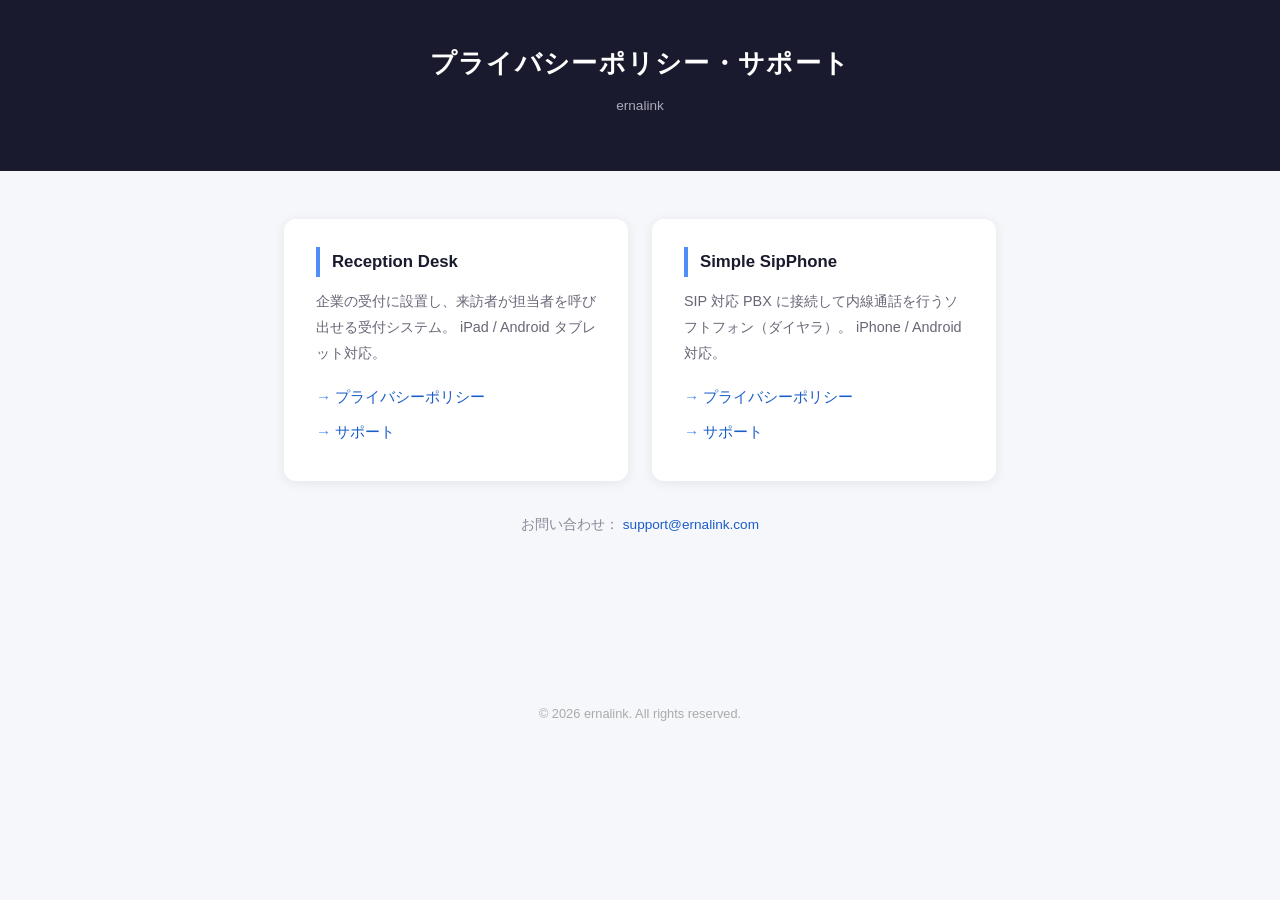
<file: index.html>
<!DOCTYPE html>
<html lang="ja">
<head>
  <meta charset="UTF-8">
  <meta name="viewport" content="width=device-width, initial-scale=1.0">
  <title>プライバシーポリシー・サポート | ernalink</title>
  <link rel="stylesheet" href="./assets/style.css">
</head>

<body>

<header>
  <h1>プライバシーポリシー・サポート</h1>
  <p>ernalink</p>
</header>

<main>
  <div class="products">

    <div class="product">
      <h2>Reception Desk</h2>
      <p class="desc">
        企業の受付に設置し、来訪者が担当者を呼び出せる受付システム。
        iPad / Android タブレット対応。
      </p>
      <ul>
        <li><a href="./reception-desk/">プライバシーポリシー</a></li>
        <li><a href="./reception-desk/support.html">サポート</a></li>
      </ul>
    </div>

    <div class="product">
      <h2>Simple SipPhone</h2>
      <p class="desc">
        SIP 対応 PBX に接続して内線通話を行うソフトフォン（ダイヤラ）。
        iPhone / Android 対応。
      </p>
      <ul>
        <li><a href="./simple-sipphone/">プライバシーポリシー</a></li>
        <li><a href="./simple-sipphone/support.html">サポート</a></li>
      </ul>
    </div>

  </div>

  <p style="text-align:center; margin-top:32px; font-size:0.85rem; color:#889;">
    お問い合わせ： <a href="mailto:support@ernalink.com">support@ernalink.com</a>
  </p>
</main>

<footer>
  &copy; 2026 ernalink. All rights reserved.
</footer>

</body>
</html>
</file>
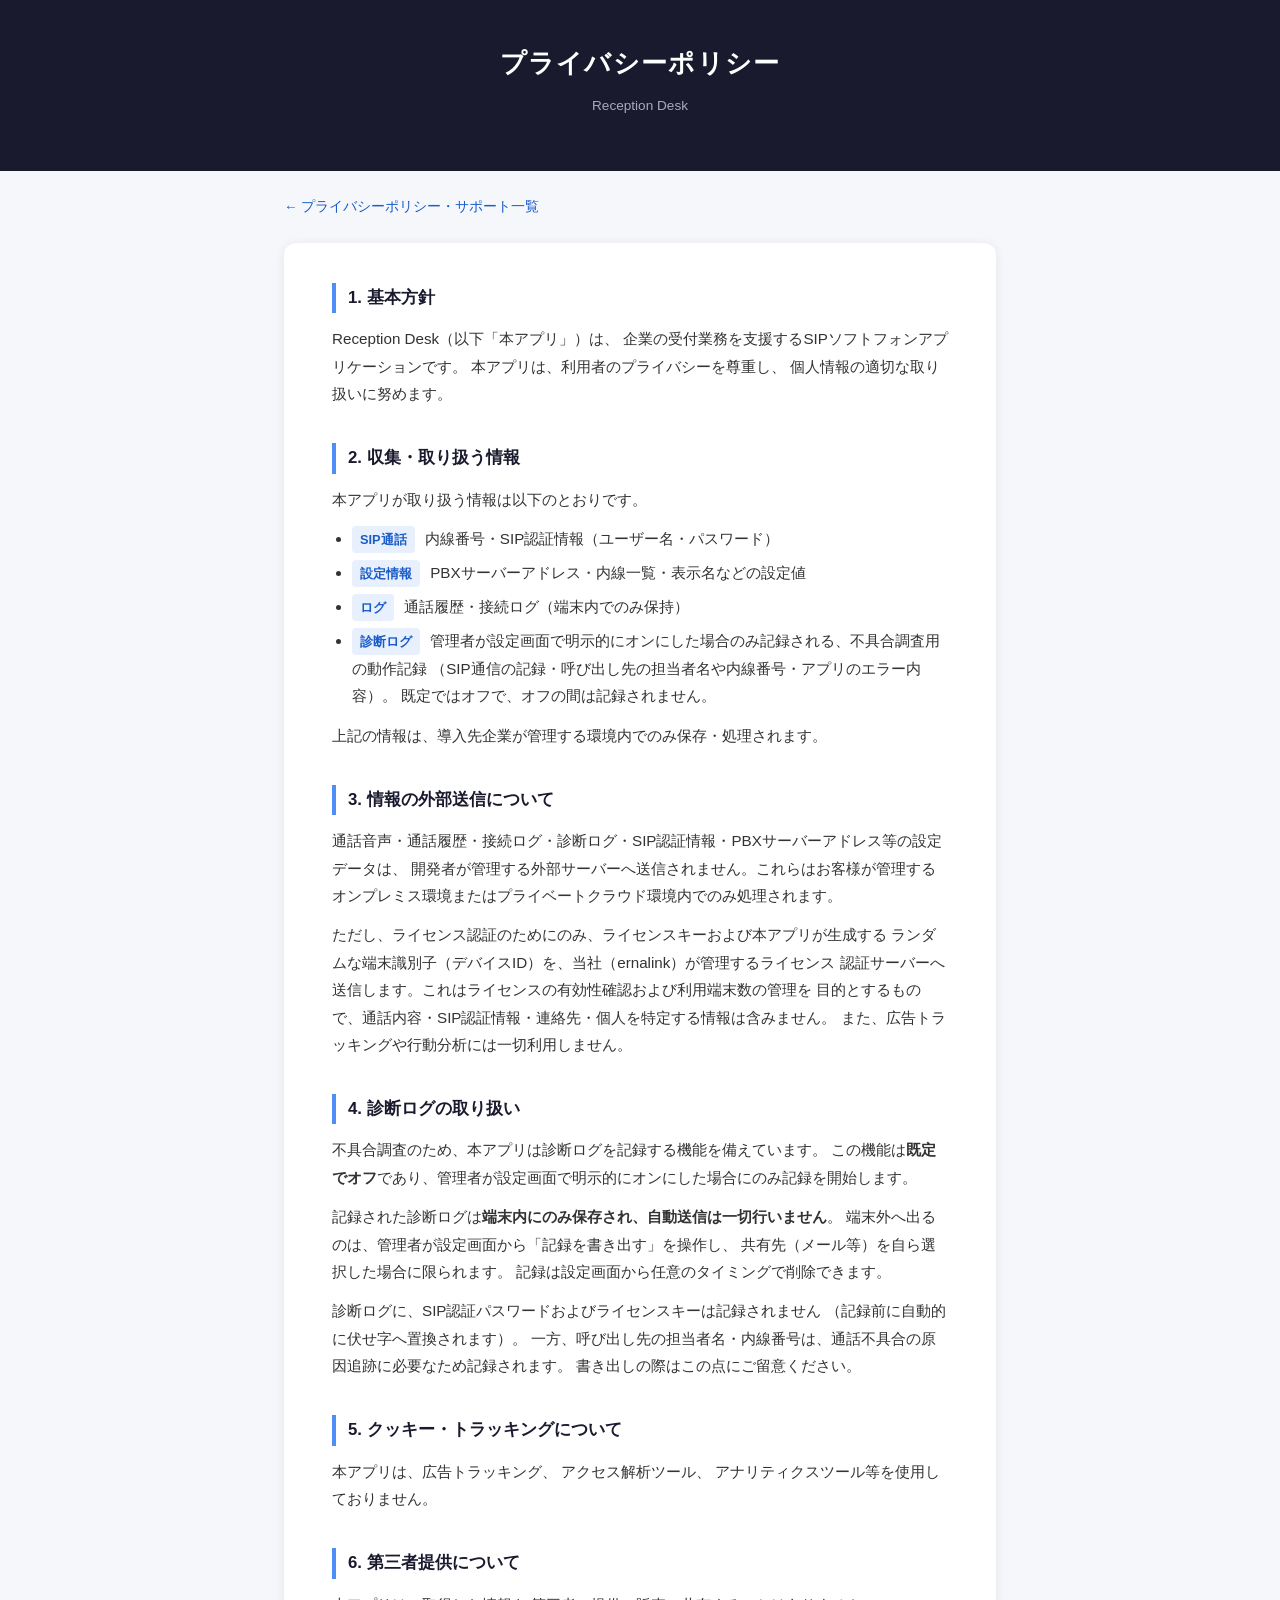
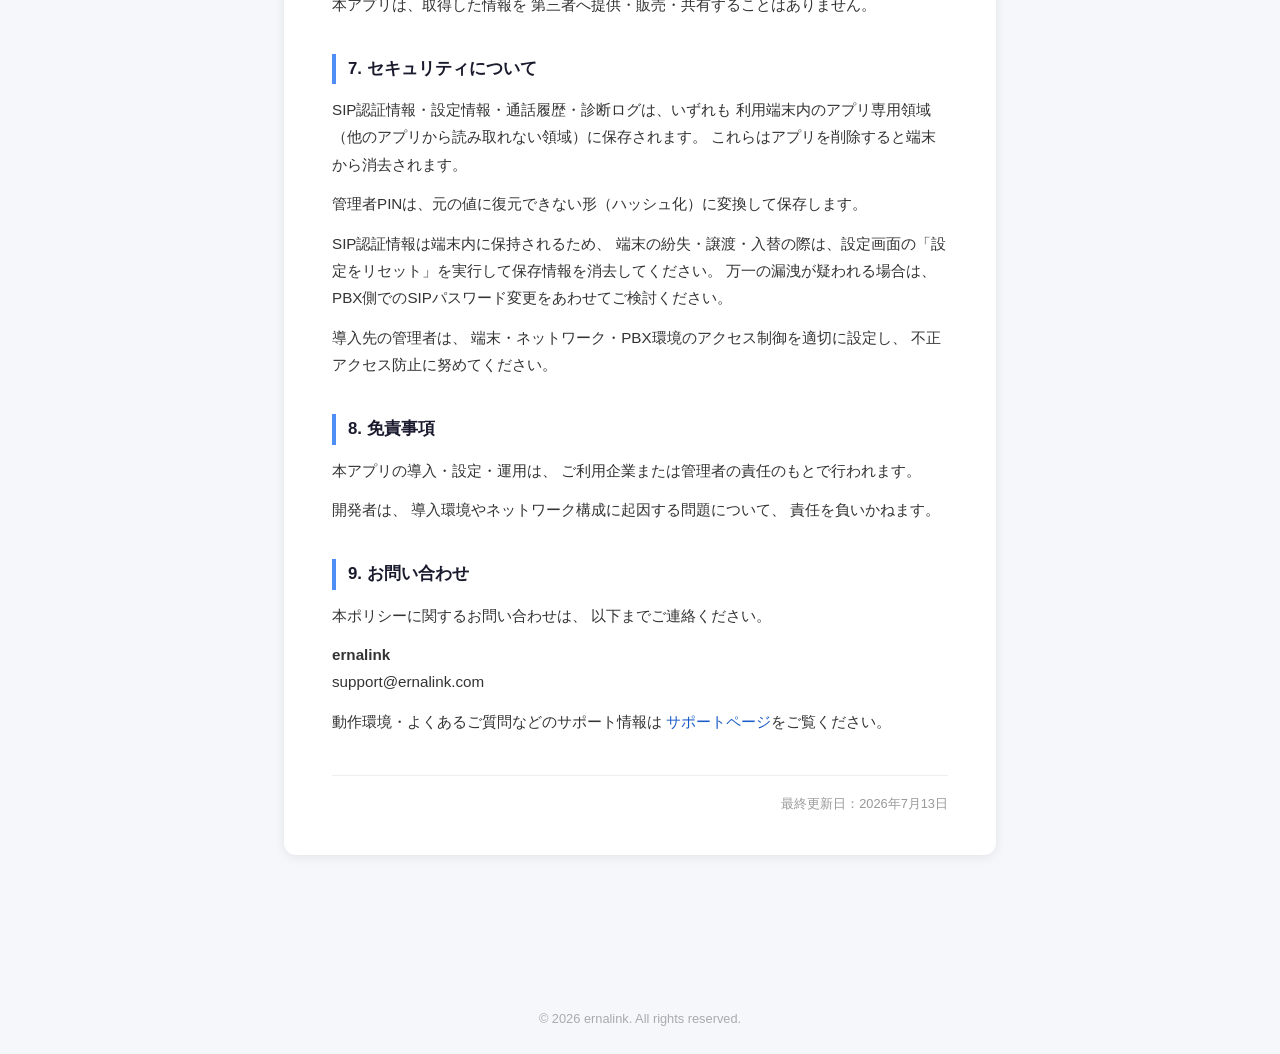
<file: reception-desk/index.html>
<!DOCTYPE html>
<html lang="ja">
<head>
  <meta charset="UTF-8">
  <meta name="viewport" content="width=device-width, initial-scale=1.0">
  <title>プライバシーポリシー | Reception Desk</title>
  <link rel="stylesheet" href="../assets/style.css">
</head>

<body>

<header>
  <h1>プライバシーポリシー</h1>
  <p>Reception Desk</p>
</header>

<p class="crumb"><a href="../">← プライバシーポリシー・サポート一覧</a></p>

<main>
  <div class="card">

    <h2>1. 基本方針</h2>
    <p>
      Reception Desk（以下「本アプリ」）は、
      企業の受付業務を支援するSIPソフトフォンアプリケーションです。
      本アプリは、利用者のプライバシーを尊重し、
      個人情報の適切な取り扱いに努めます。
    </p>

    <h2>2. 収集・取り扱う情報</h2>
    <p>本アプリが取り扱う情報は以下のとおりです。</p>

    <ul>
      <li>
        <span class="badge">SIP通話</span>
        内線番号・SIP認証情報（ユーザー名・パスワード）
      </li>

      <li>
        <span class="badge">設定情報</span>
        PBXサーバーアドレス・内線一覧・表示名などの設定値
      </li>

      <li>
        <span class="badge">ログ</span>
        通話履歴・接続ログ（端末内でのみ保持）
      </li>

      <li>
        <span class="badge">診断ログ</span>
        管理者が設定画面で明示的にオンにした場合のみ記録される、不具合調査用の動作記録
        （SIP通信の記録・呼び出し先の担当者名や内線番号・アプリのエラー内容）。
        既定ではオフで、オフの間は記録されません。
      </li>
    </ul>

    <p>
      上記の情報は、導入先企業が管理する環境内でのみ保存・処理されます。
    </p>

    <h2>3. 情報の外部送信について</h2>

    <p>
      通話音声・通話履歴・接続ログ・診断ログ・SIP認証情報・PBXサーバーアドレス等の設定データは、
      開発者が管理する外部サーバーへ送信されません。これらはお客様が管理する
      オンプレミス環境またはプライベートクラウド環境内でのみ処理されます。
    </p>

    <p>
      ただし、ライセンス認証のためにのみ、ライセンスキーおよび本アプリが生成する
      ランダムな端末識別子（デバイスID）を、当社（ernalink）が管理するライセンス
      認証サーバーへ送信します。これはライセンスの有効性確認および利用端末数の管理を
      目的とするもので、通話内容・SIP認証情報・連絡先・個人を特定する情報は含みません。
      また、広告トラッキングや行動分析には一切利用しません。
    </p>

    <h2>4. 診断ログの取り扱い</h2>

    <p>
      不具合調査のため、本アプリは診断ログを記録する機能を備えています。
      この機能は<strong>既定でオフ</strong>であり、管理者が設定画面で明示的にオンにした場合にのみ記録を開始します。
    </p>

    <p>
      記録された診断ログは<strong>端末内にのみ保存され、自動送信は一切行いません</strong>。
      端末外へ出るのは、管理者が設定画面から「記録を書き出す」を操作し、
      共有先（メール等）を自ら選択した場合に限られます。
      記録は設定画面から任意のタイミングで削除できます。
    </p>

    <p>
      診断ログに、SIP認証パスワードおよびライセンスキーは記録されません
      （記録前に自動的に伏せ字へ置換されます）。
      一方、呼び出し先の担当者名・内線番号は、通話不具合の原因追跡に必要なため記録されます。
      書き出しの際はこの点にご留意ください。
    </p>

    <h2>5. クッキー・トラッキングについて</h2>

    <p>
      本アプリは、広告トラッキング、
      アクセス解析ツール、
      アナリティクスツール等を使用しておりません。
    </p>

    <h2>6. 第三者提供について</h2>

    <p>
      本アプリは、取得した情報を
      第三者へ提供・販売・共有することはありません。
    </p>

    <h2>7. セキュリティについて</h2>

    <p>
      SIP認証情報・設定情報・通話履歴・診断ログは、いずれも
      利用端末内のアプリ専用領域（他のアプリから読み取れない領域）に保存されます。
      これらはアプリを削除すると端末から消去されます。
    </p>

    <p>
      管理者PINは、元の値に復元できない形（ハッシュ化）に変換して保存します。
    </p>

    <p>
      SIP認証情報は端末内に保持されるため、
      端末の紛失・譲渡・入替の際は、設定画面の「設定をリセット」を実行して保存情報を消去してください。
      万一の漏洩が疑われる場合は、PBX側でのSIPパスワード変更をあわせてご検討ください。
    </p>

    <p>
      導入先の管理者は、
      端末・ネットワーク・PBX環境のアクセス制御を適切に設定し、
      不正アクセス防止に努めてください。
    </p>

    <h2>8. 免責事項</h2>

    <p>
      本アプリの導入・設定・運用は、
      ご利用企業または管理者の責任のもとで行われます。
    </p>

    <p>
      開発者は、
      導入環境やネットワーク構成に起因する問題について、
      責任を負いかねます。
    </p>

    <h2>9. お問い合わせ</h2>

    <p>
      本ポリシーに関するお問い合わせは、
      以下までご連絡ください。
    </p>

    <p>
      <strong>ernalink</strong><br>
      support@ernalink.com
    </p>

    <p>
      動作環境・よくあるご質問などのサポート情報は
      <a href="./support.html">サポートページ</a>をご覧ください。
    </p>

    <div class="updated">
      最終更新日：2026年7月13日
    </div>

  </div>
</main>

<footer>
  &copy; 2026 ernalink. All rights reserved.
</footer>

</body>
</html>
</file>
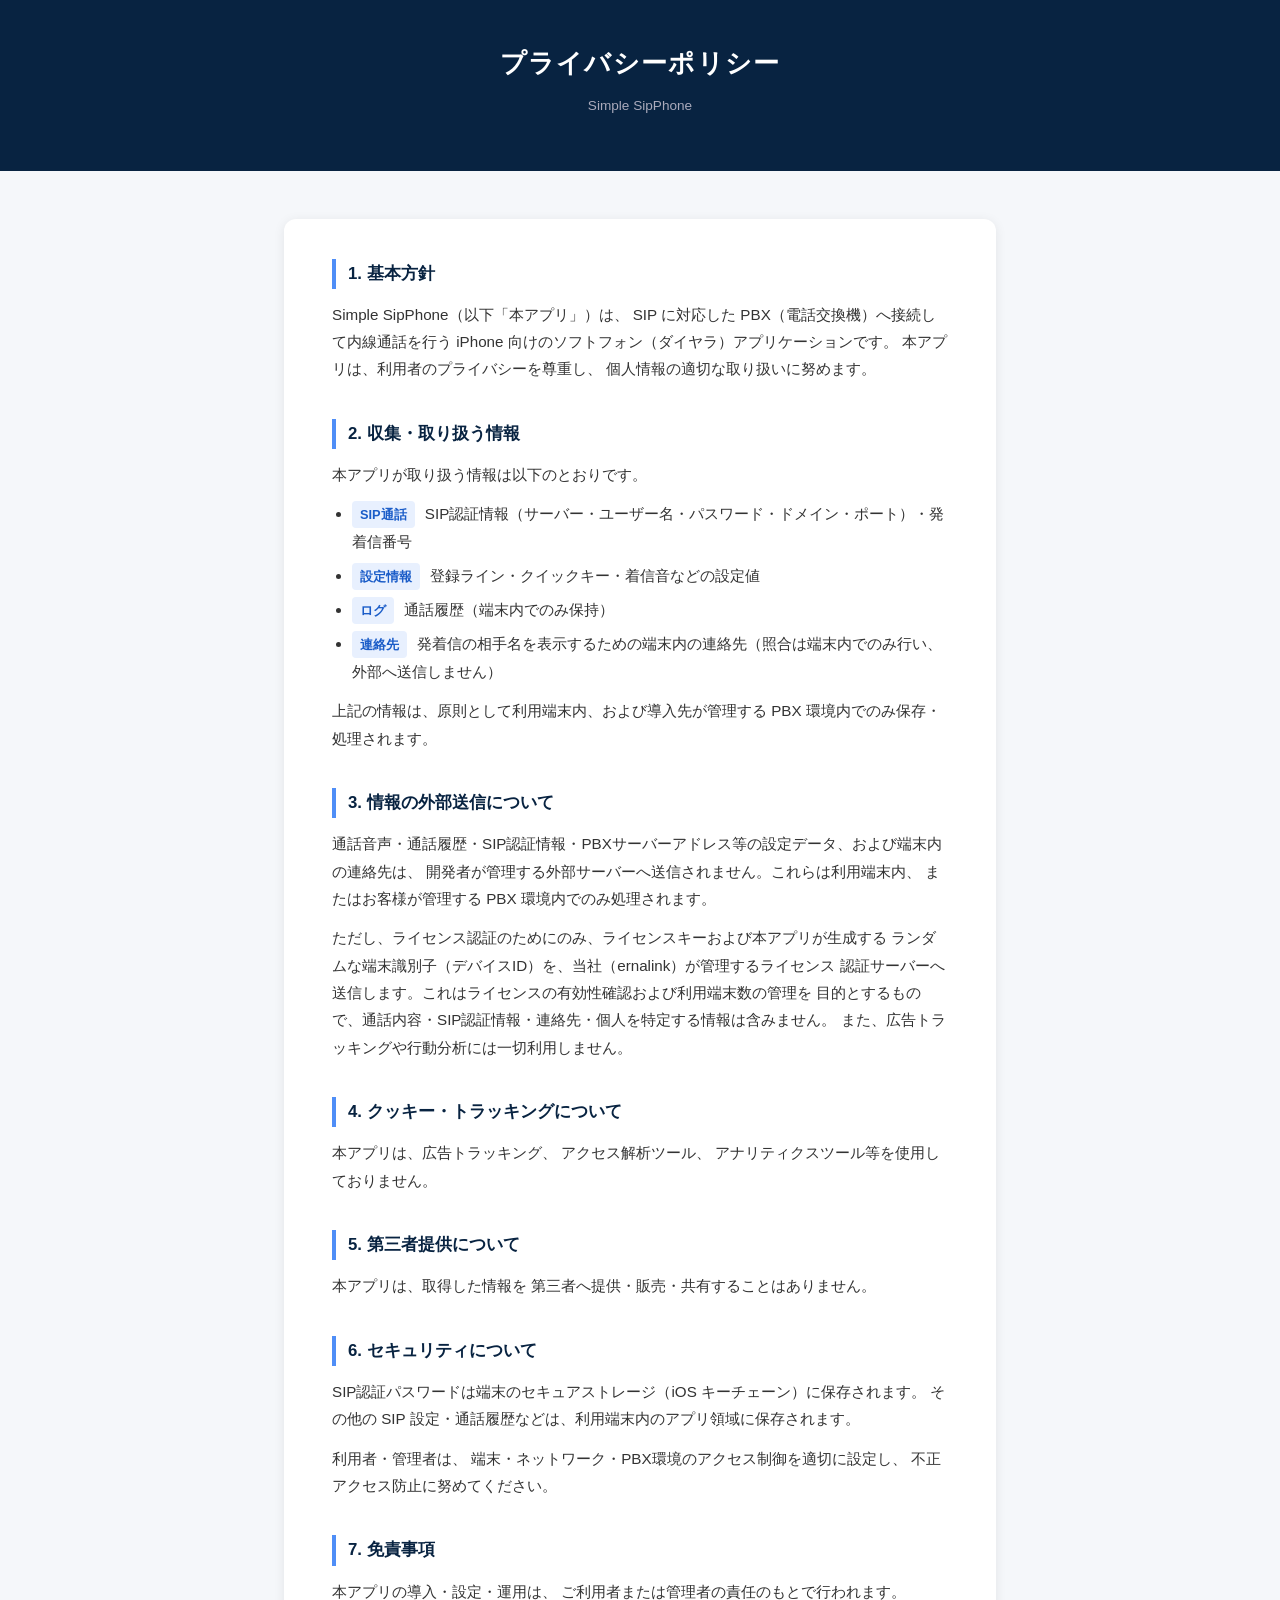
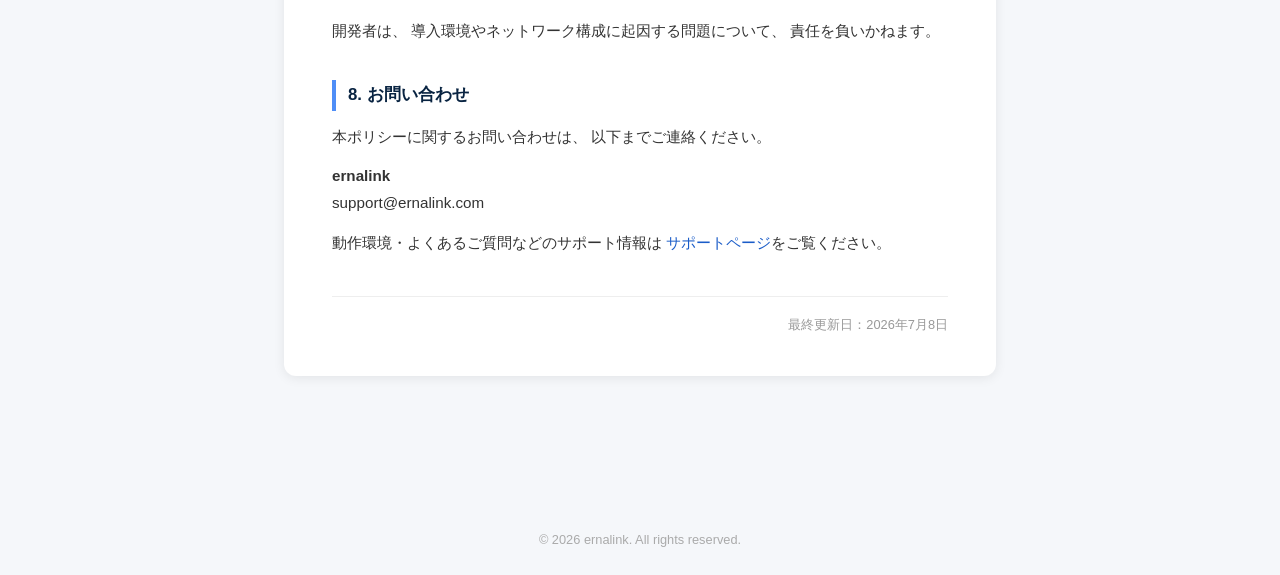
<file: simple-sipphone/index.html>
<!DOCTYPE html>
<html lang="ja">
<head>
  <meta charset="UTF-8">
  <meta name="viewport" content="width=device-width, initial-scale=1.0">
  <title>プライバシーポリシー | Simple SipPhone</title>

  <style>
    *, *::before, *::after {
      box-sizing: border-box;
      margin: 0;
      padding: 0;
    }

    body {
      font-family: 'Hiragino Kaku Gothic ProN', 'Hiragino Sans', Meiryo, sans-serif;
      background: #f5f7fa;
      color: #333;
      line-height: 1.8;
    }

    header {
      background: #082341;
      color: #fff;
      padding: 40px 24px;
      text-align: center;
    }

    header h1 {
      font-size: 1.6rem;
      letter-spacing: 0.05em;
    }

    header p {
      margin-top: 8px;
      font-size: 0.85rem;
      color: #aab;
    }

    main {
      max-width: 760px;
      margin: 48px auto;
      padding: 0 24px 80px;
    }

    .card {
      background: #fff;
      border-radius: 12px;
      padding: 40px 48px;
      box-shadow: 0 2px 12px rgba(0,0,0,.08);
    }

    h2 {
      font-size: 1.05rem;
      color: #082341;
      border-left: 4px solid #4f8ef7;
      padding-left: 12px;
      margin: 36px 0 12px;
    }

    h2:first-of-type {
      margin-top: 0;
    }

    p {
      margin-bottom: 12px;
      font-size: 0.95rem;
    }

    ul {
      margin: 8px 0 12px 20px;
      font-size: 0.95rem;
    }

    ul li {
      margin-bottom: 6px;
    }

    .badge {
      display: inline-block;
      background: #e8f0fe;
      color: #1a5cc8;
      border-radius: 4px;
      padding: 2px 8px;
      font-size: 0.8rem;
      font-weight: bold;
      margin-right: 6px;
    }

    .updated {
      text-align: right;
      font-size: 0.8rem;
      color: #999;
      margin-top: 40px;
      padding-top: 16px;
      border-top: 1px solid #eee;
    }

    footer {
      text-align: center;
      font-size: 0.8rem;
      color: #aaa;
      padding: 24px;
    }

    a {
      color: #1a5cc8;
      text-decoration: none;
    }

    a:hover {
      text-decoration: underline;
    }
  </style>
</head>

<body>

<header>
  <h1>プライバシーポリシー</h1>
  <p>Simple SipPhone</p>
</header>

<main>
  <div class="card">

    <h2>1. 基本方針</h2>
    <p>
      Simple SipPhone（以下「本アプリ」）は、
      SIP に対応した PBX（電話交換機）へ接続して内線通話を行う
      iPhone 向けのソフトフォン（ダイヤラ）アプリケーションです。
      本アプリは、利用者のプライバシーを尊重し、
      個人情報の適切な取り扱いに努めます。
    </p>

    <h2>2. 収集・取り扱う情報</h2>
    <p>本アプリが取り扱う情報は以下のとおりです。</p>

    <ul>
      <li>
        <span class="badge">SIP通話</span>
        SIP認証情報（サーバー・ユーザー名・パスワード・ドメイン・ポート）・発着信番号
      </li>

      <li>
        <span class="badge">設定情報</span>
        登録ライン・クイックキー・着信音などの設定値
      </li>

      <li>
        <span class="badge">ログ</span>
        通話履歴（端末内でのみ保持）
      </li>

      <li>
        <span class="badge">連絡先</span>
        発着信の相手名を表示するための端末内の連絡先（照合は端末内でのみ行い、外部へ送信しません）
      </li>
    </ul>

    <p>
      上記の情報は、原則として利用端末内、および導入先が管理する PBX 環境内でのみ保存・処理されます。
    </p>

    <h2>3. 情報の外部送信について</h2>

    <p>
      通話音声・通話履歴・SIP認証情報・PBXサーバーアドレス等の設定データ、および端末内の連絡先は、
      開発者が管理する外部サーバーへ送信されません。これらは利用端末内、
      またはお客様が管理する PBX 環境内でのみ処理されます。
    </p>

    <p>
      ただし、ライセンス認証のためにのみ、ライセンスキーおよび本アプリが生成する
      ランダムな端末識別子（デバイスID）を、当社（ernalink）が管理するライセンス
      認証サーバーへ送信します。これはライセンスの有効性確認および利用端末数の管理を
      目的とするもので、通話内容・SIP認証情報・連絡先・個人を特定する情報は含みません。
      また、広告トラッキングや行動分析には一切利用しません。
    </p>

    <h2>4. クッキー・トラッキングについて</h2>

    <p>
      本アプリは、広告トラッキング、
      アクセス解析ツール、
      アナリティクスツール等を使用しておりません。
    </p>

    <h2>5. 第三者提供について</h2>

    <p>
      本アプリは、取得した情報を
      第三者へ提供・販売・共有することはありません。
    </p>

    <h2>6. セキュリティについて</h2>

    <p>
      SIP認証パスワードは端末のセキュアストレージ（iOS キーチェーン）に保存されます。
      その他の SIP 設定・通話履歴などは、利用端末内のアプリ領域に保存されます。
    </p>

    <p>
      利用者・管理者は、
      端末・ネットワーク・PBX環境のアクセス制御を適切に設定し、
      不正アクセス防止に努めてください。
    </p>

    <h2>7. 免責事項</h2>

    <p>
      本アプリの導入・設定・運用は、
      ご利用者または管理者の責任のもとで行われます。
    </p>

    <p>
      開発者は、
      導入環境やネットワーク構成に起因する問題について、
      責任を負いかねます。
    </p>

    <h2>8. お問い合わせ</h2>

    <p>
      本ポリシーに関するお問い合わせは、
      以下までご連絡ください。
    </p>

    <p>
      <strong>ernalink</strong><br>
      support@ernalink.com
    </p>

    <p>
      動作環境・よくあるご質問などのサポート情報は
      <a href="./support.html">サポートページ</a>をご覧ください。
    </p>

    <div class="updated">
      最終更新日：2026年7月8日
    </div>

  </div>
</main>

<footer>
  &copy; 2026 ernalink. All rights reserved.
</footer>

</body>
</html>
</file>
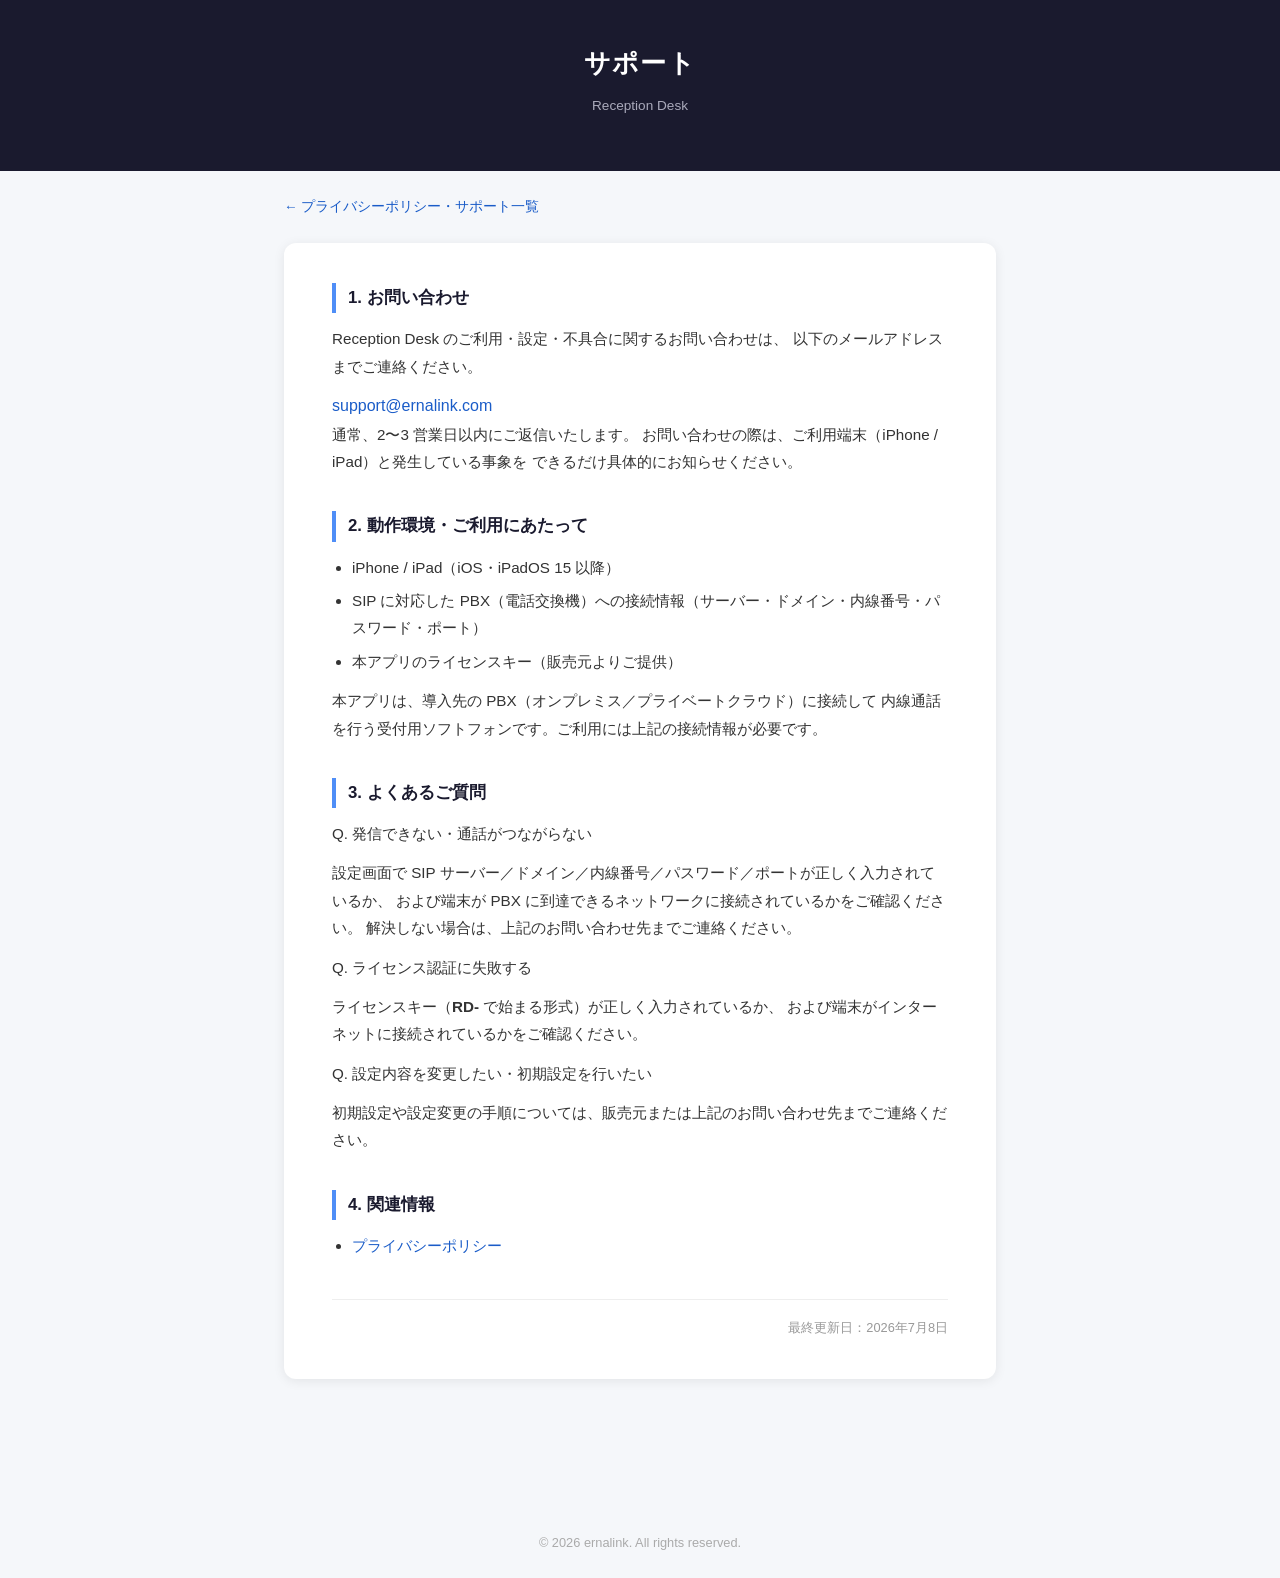
<file: support.html>
<!DOCTYPE html>
<html lang="ja">
<head>
  <meta charset="UTF-8">
  <meta name="viewport" content="width=device-width, initial-scale=1.0">
  <title>サポート | Reception Desk</title>

  <!-- 旧 URL の互換用リダイレクト。
       このパス（/support.html）は Reception Desk のサポートページとして
       App Store Connect / Play Console・公開済みビルドに登録されている可能性があるため、
       ルートをハブ化した後も残し、新しい場所へ転送する。 -->
  <link rel="canonical" href="./reception-desk/support.html">
  <meta http-equiv="refresh" content="0; url=./reception-desk/support.html">
  <link rel="stylesheet" href="./assets/style.css">
</head>

<body>
<main>
  <div class="card">
    <p>
      サポートページは
      <a href="./reception-desk/support.html">こちら</a>
      へ移動しました。自動で移動しない場合はリンクをクリックしてください。
    </p>
  </div>
</main>
</body>
</html>
</file>
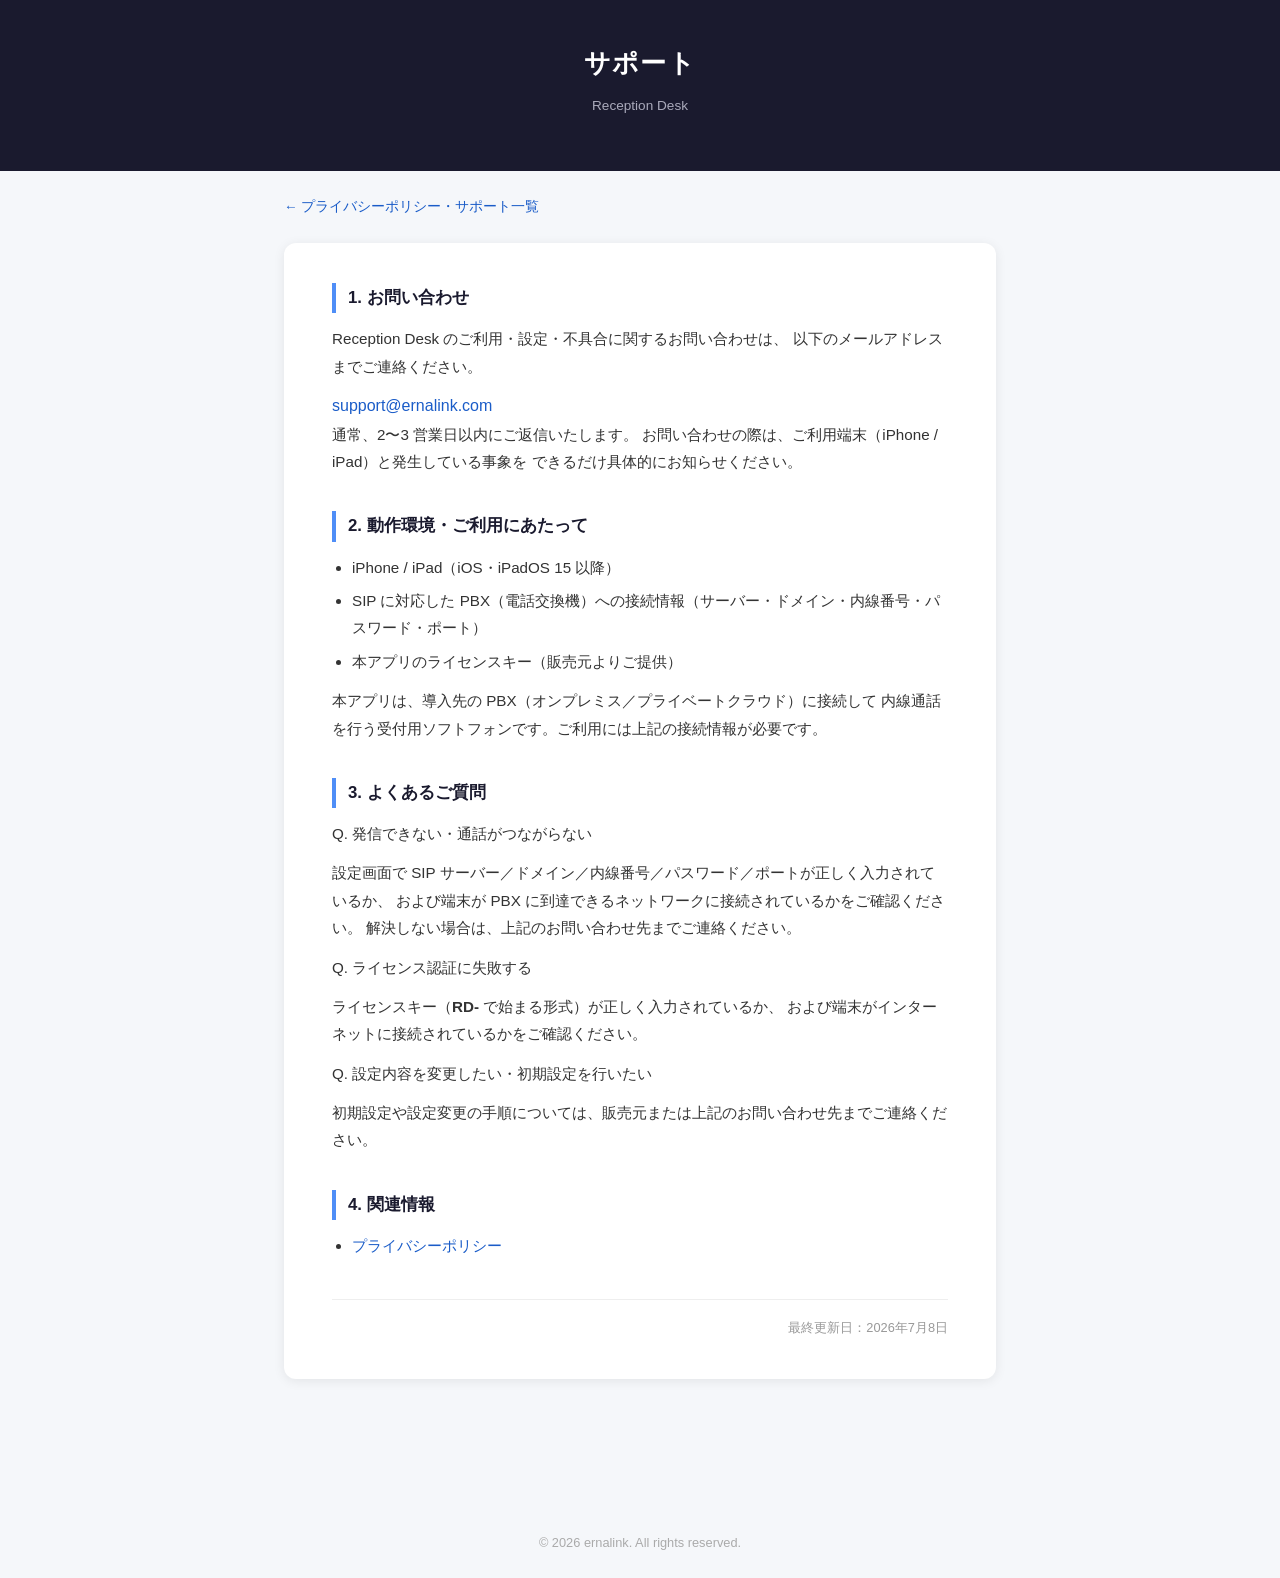
<file: reception-desk/support.html>
<!DOCTYPE html>
<html lang="ja">
<head>
  <meta charset="UTF-8">
  <meta name="viewport" content="width=device-width, initial-scale=1.0">
  <title>サポート | Reception Desk</title>

  <link rel="stylesheet" href="../assets/style.css">
</head>

<body>

<header>
  <h1>サポート</h1>
  <p>Reception Desk</p>
</header>

<p class="crumb"><a href="../">← プライバシーポリシー・サポート一覧</a></p>

<main>
  <div class="card">

    <h2>1. お問い合わせ</h2>
    <p>
      Reception Desk のご利用・設定・不具合に関するお問い合わせは、
      以下のメールアドレスまでご連絡ください。
    </p>
    <div class="contact">
      <a href="mailto:support@ernalink.com">support@ernalink.com</a>
    </div>
    <p>
      通常、2〜3 営業日以内にご返信いたします。
      お問い合わせの際は、ご利用端末（iPhone / iPad）と発生している事象を
      できるだけ具体的にお知らせください。
    </p>

    <h2>2. 動作環境・ご利用にあたって</h2>
    <ul>
      <li>iPhone / iPad（iOS・iPadOS 15 以降）</li>
      <li>SIP に対応した PBX（電話交換機）への接続情報（サーバー・ドメイン・内線番号・パスワード・ポート）</li>
      <li>本アプリのライセンスキー（販売元よりご提供）</li>
    </ul>
    <p>
      本アプリは、導入先の PBX（オンプレミス／プライベートクラウド）に接続して
      内線通話を行う受付用ソフトフォンです。ご利用には上記の接続情報が必要です。
    </p>

    <h2>3. よくあるご質問</h2>

    <p class="faq-q">Q. 発信できない・通話がつながらない</p>
    <p>
      設定画面で SIP サーバー／ドメイン／内線番号／パスワード／ポートが正しく入力されているか、
      および端末が PBX に到達できるネットワークに接続されているかをご確認ください。
      解決しない場合は、上記のお問い合わせ先までご連絡ください。
    </p>

    <p class="faq-q">Q. ライセンス認証に失敗する</p>
    <p>
      ライセンスキー（<strong>RD-</strong> で始まる形式）が正しく入力されているか、
      および端末がインターネットに接続されているかをご確認ください。
    </p>

    <p class="faq-q">Q. 設定内容を変更したい・初期設定を行いたい</p>
    <p>
      初期設定や設定変更の手順については、販売元または上記のお問い合わせ先までご連絡ください。
    </p>

    <h2>4. 関連情報</h2>
    <ul>
      <li><a href="./index.html">プライバシーポリシー</a></li>
    </ul>

    <div class="updated">
      最終更新日：2026年7月8日
    </div>

  </div>
</main>

<footer>
  &copy; 2026 ernalink. All rights reserved.
</footer>

</body>
</html>
</file>
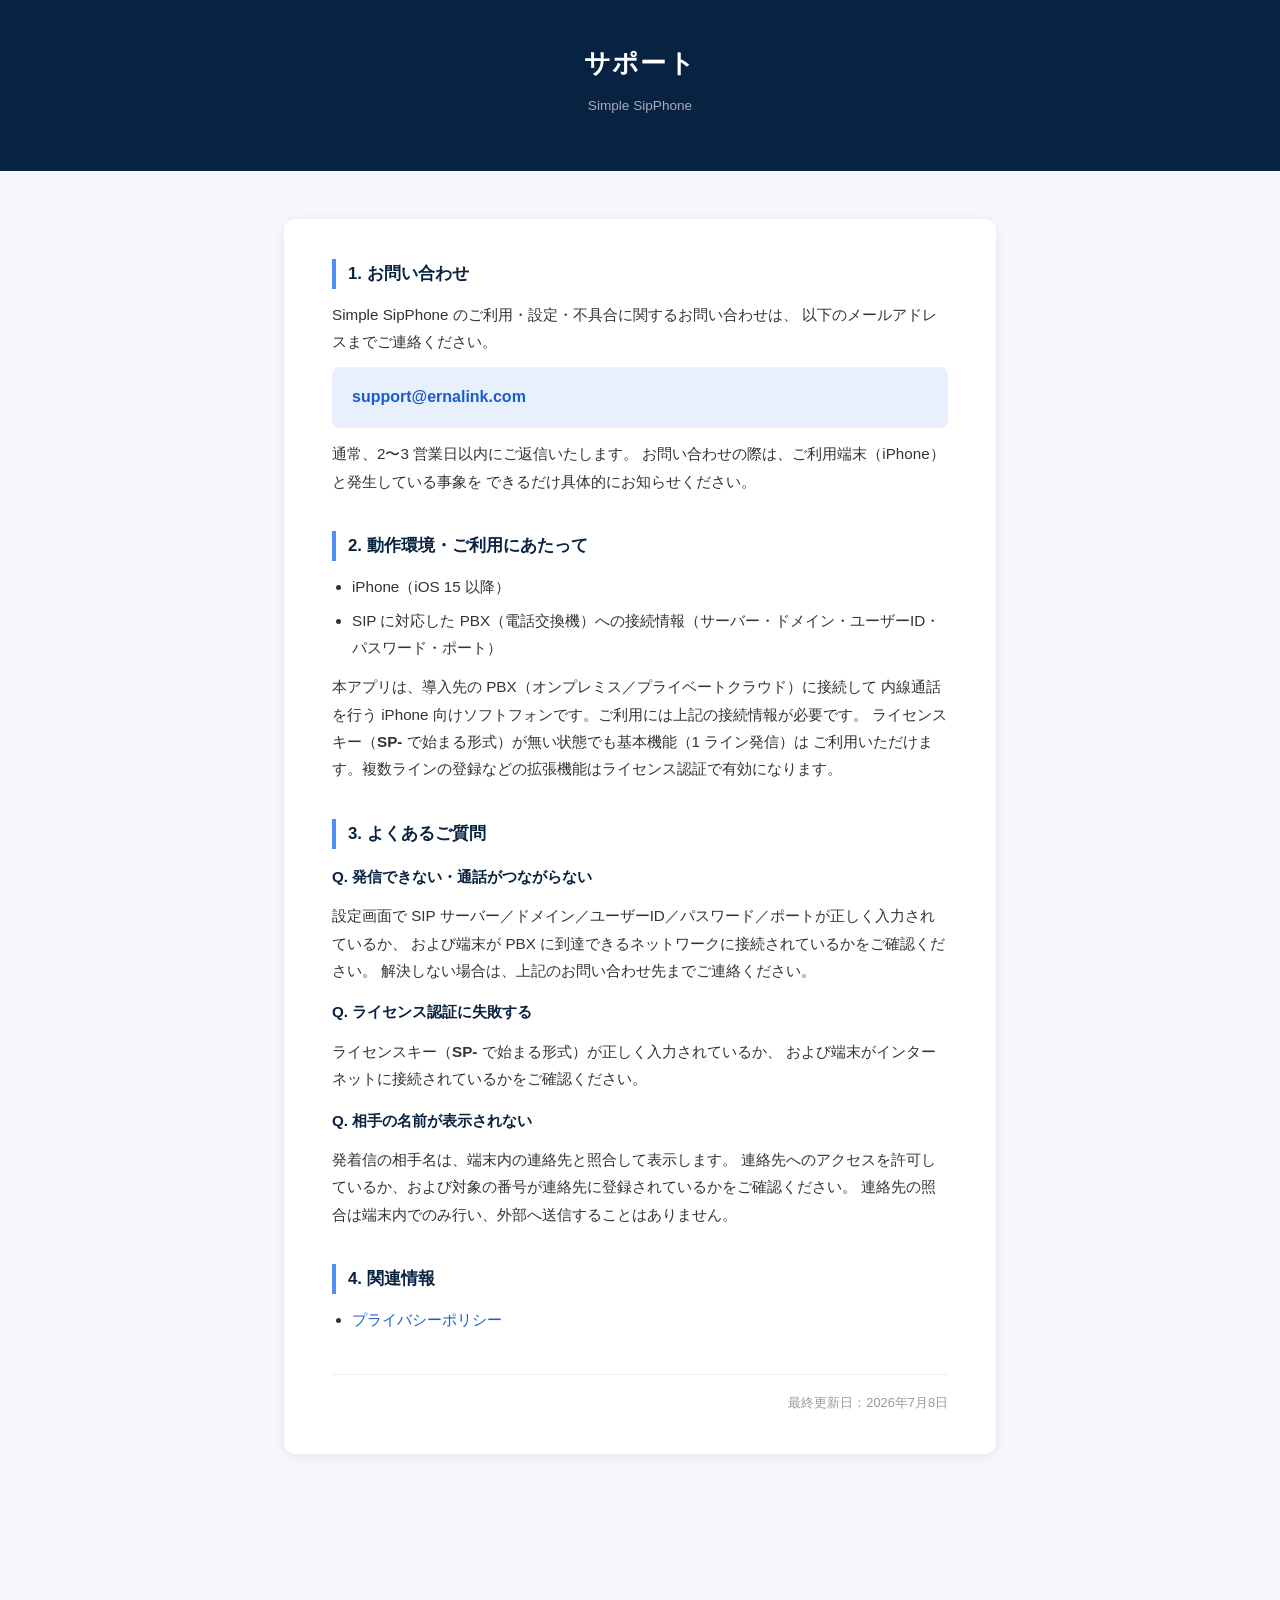
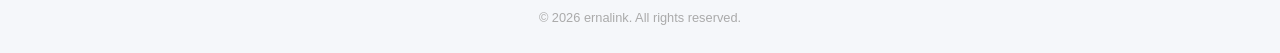
<file: simple-sipphone/support.html>
<!DOCTYPE html>
<html lang="ja">
<head>
  <meta charset="UTF-8">
  <meta name="viewport" content="width=device-width, initial-scale=1.0">
  <title>サポート | Simple SipPhone</title>

  <style>
    *, *::before, *::after {
      box-sizing: border-box;
      margin: 0;
      padding: 0;
    }

    body {
      font-family: 'Hiragino Kaku Gothic ProN', 'Hiragino Sans', Meiryo, sans-serif;
      background: #f5f7fa;
      color: #333;
      line-height: 1.8;
    }

    header {
      background: #082341;
      color: #fff;
      padding: 40px 24px;
      text-align: center;
    }

    header h1 {
      font-size: 1.6rem;
      letter-spacing: 0.05em;
    }

    header p {
      margin-top: 8px;
      font-size: 0.85rem;
      color: #aab;
    }

    main {
      max-width: 760px;
      margin: 48px auto;
      padding: 0 24px 80px;
    }

    .card {
      background: #fff;
      border-radius: 12px;
      padding: 40px 48px;
      box-shadow: 0 2px 12px rgba(0,0,0,.08);
    }

    h2 {
      font-size: 1.05rem;
      color: #082341;
      border-left: 4px solid #4f8ef7;
      padding-left: 12px;
      margin: 36px 0 12px;
    }

    h2:first-of-type {
      margin-top: 0;
    }

    p {
      margin-bottom: 12px;
      font-size: 0.95rem;
    }

    ul {
      margin: 8px 0 12px 20px;
      font-size: 0.95rem;
    }

    ul li {
      margin-bottom: 6px;
    }

    .contact {
      background: #e8f0fe;
      border-radius: 8px;
      padding: 16px 20px;
      font-size: 1.0rem;
      margin: 8px 0 12px;
    }

    .contact a {
      font-weight: bold;
    }

    .faq-q {
      font-weight: bold;
      color: #082341;
      margin-top: 14px;
    }

    .updated {
      text-align: right;
      font-size: 0.8rem;
      color: #999;
      margin-top: 40px;
      padding-top: 16px;
      border-top: 1px solid #eee;
    }

    footer {
      text-align: center;
      font-size: 0.8rem;
      color: #aaa;
      padding: 24px;
    }

    a {
      color: #1a5cc8;
      text-decoration: none;
    }

    a:hover {
      text-decoration: underline;
    }
  </style>
</head>

<body>

<header>
  <h1>サポート</h1>
  <p>Simple SipPhone</p>
</header>

<main>
  <div class="card">

    <h2>1. お問い合わせ</h2>
    <p>
      Simple SipPhone のご利用・設定・不具合に関するお問い合わせは、
      以下のメールアドレスまでご連絡ください。
    </p>
    <div class="contact">
      <a href="mailto:support@ernalink.com">support@ernalink.com</a>
    </div>
    <p>
      通常、2〜3 営業日以内にご返信いたします。
      お問い合わせの際は、ご利用端末（iPhone）と発生している事象を
      できるだけ具体的にお知らせください。
    </p>

    <h2>2. 動作環境・ご利用にあたって</h2>
    <ul>
      <li>iPhone（iOS 15 以降）</li>
      <li>SIP に対応した PBX（電話交換機）への接続情報（サーバー・ドメイン・ユーザーID・パスワード・ポート）</li>
    </ul>
    <p>
      本アプリは、導入先の PBX（オンプレミス／プライベートクラウド）に接続して
      内線通話を行う iPhone 向けソフトフォンです。ご利用には上記の接続情報が必要です。
      ライセンスキー（<strong>SP-</strong> で始まる形式）が無い状態でも基本機能（1 ライン発信）は
      ご利用いただけます。複数ラインの登録などの拡張機能はライセンス認証で有効になります。
    </p>

    <h2>3. よくあるご質問</h2>

    <p class="faq-q">Q. 発信できない・通話がつながらない</p>
    <p>
      設定画面で SIP サーバー／ドメイン／ユーザーID／パスワード／ポートが正しく入力されているか、
      および端末が PBX に到達できるネットワークに接続されているかをご確認ください。
      解決しない場合は、上記のお問い合わせ先までご連絡ください。
    </p>

    <p class="faq-q">Q. ライセンス認証に失敗する</p>
    <p>
      ライセンスキー（<strong>SP-</strong> で始まる形式）が正しく入力されているか、
      および端末がインターネットに接続されているかをご確認ください。
    </p>

    <p class="faq-q">Q. 相手の名前が表示されない</p>
    <p>
      発着信の相手名は、端末内の連絡先と照合して表示します。
      連絡先へのアクセスを許可しているか、および対象の番号が連絡先に登録されているかをご確認ください。
      連絡先の照合は端末内でのみ行い、外部へ送信することはありません。
    </p>

    <h2>4. 関連情報</h2>
    <ul>
      <li><a href="./index.html">プライバシーポリシー</a></li>
    </ul>

    <div class="updated">
      最終更新日：2026年7月8日
    </div>

  </div>
</main>

<footer>
  &copy; 2026 ernalink. All rights reserved.
</footer>

</body>
</html>
</file>
<file: assets/style.css>
/* ernalink 製品サイト共通スタイル。
   従来は各 HTML に同じ CSS を丸ごと複製していたため、1箇所の修正が4ファイルに波及していた。
   ハブページ追加にあわせて共通化する。 */

*, *::before, *::after {
  box-sizing: border-box;
  margin: 0;
  padding: 0;
}

body {
  font-family: 'Hiragino Kaku Gothic ProN', 'Hiragino Sans', Meiryo, sans-serif;
  background: #f5f7fa;
  color: #333;
  line-height: 1.8;
}

header {
  background: #1a1a2e;
  color: #fff;
  padding: 40px 24px;
  text-align: center;
}

header h1 {
  font-size: 1.6rem;
  letter-spacing: 0.05em;
}

header p {
  margin-top: 8px;
  font-size: 0.85rem;
  color: #aab;
}

main {
  max-width: 760px;
  margin: 48px auto;
  padding: 0 24px 80px;
}

.card {
  background: #fff;
  border-radius: 12px;
  padding: 40px 48px;
  box-shadow: 0 2px 12px rgba(0,0,0,.08);
}

h2 {
  font-size: 1.05rem;
  color: #1a1a2e;
  border-left: 4px solid #4f8ef7;
  padding-left: 12px;
  margin: 36px 0 12px;
}

h2:first-of-type {
  margin-top: 0;
}

p {
  margin-bottom: 12px;
  font-size: 0.95rem;
}

ul {
  margin: 8px 0 12px 20px;
  font-size: 0.95rem;
}

ul li {
  margin-bottom: 6px;
}

.badge {
  display: inline-block;
  background: #e8f0fe;
  color: #1a5cc8;
  border-radius: 4px;
  padding: 2px 8px;
  font-size: 0.8rem;
  font-weight: bold;
  margin-right: 6px;
}

.updated {
  text-align: right;
  font-size: 0.8rem;
  color: #999;
  margin-top: 40px;
  padding-top: 16px;
  border-top: 1px solid #eee;
}

footer {
  text-align: center;
  font-size: 0.8rem;
  color: #aaa;
  padding: 24px;
}

a {
  color: #1a5cc8;
  text-decoration: none;
}

a:hover {
  text-decoration: underline;
}

/* ── パンくず（各ページからハブへ戻る導線） ── */
.crumb {
  max-width: 760px;
  margin: 24px auto -24px;
  padding: 0 24px;
  font-size: 0.85rem;
}

/* ── ハブページ：製品カード ── */
.products {
  display: grid;
  grid-template-columns: repeat(auto-fit, minmax(280px, 1fr));
  gap: 24px;
}

.product {
  background: #fff;
  border-radius: 12px;
  padding: 28px 32px;
  box-shadow: 0 2px 12px rgba(0,0,0,.08);
}

.product h2 {
  margin-top: 0;
}

.product .desc {
  color: #667;
  font-size: 0.9rem;
  margin-bottom: 16px;
}

.product ul {
  list-style: none;
  margin: 0;
}

.product ul li {
  margin-bottom: 8px;
}

.product ul li a::before {
  content: "→ ";
  color: #4f8ef7;
}
</file>
